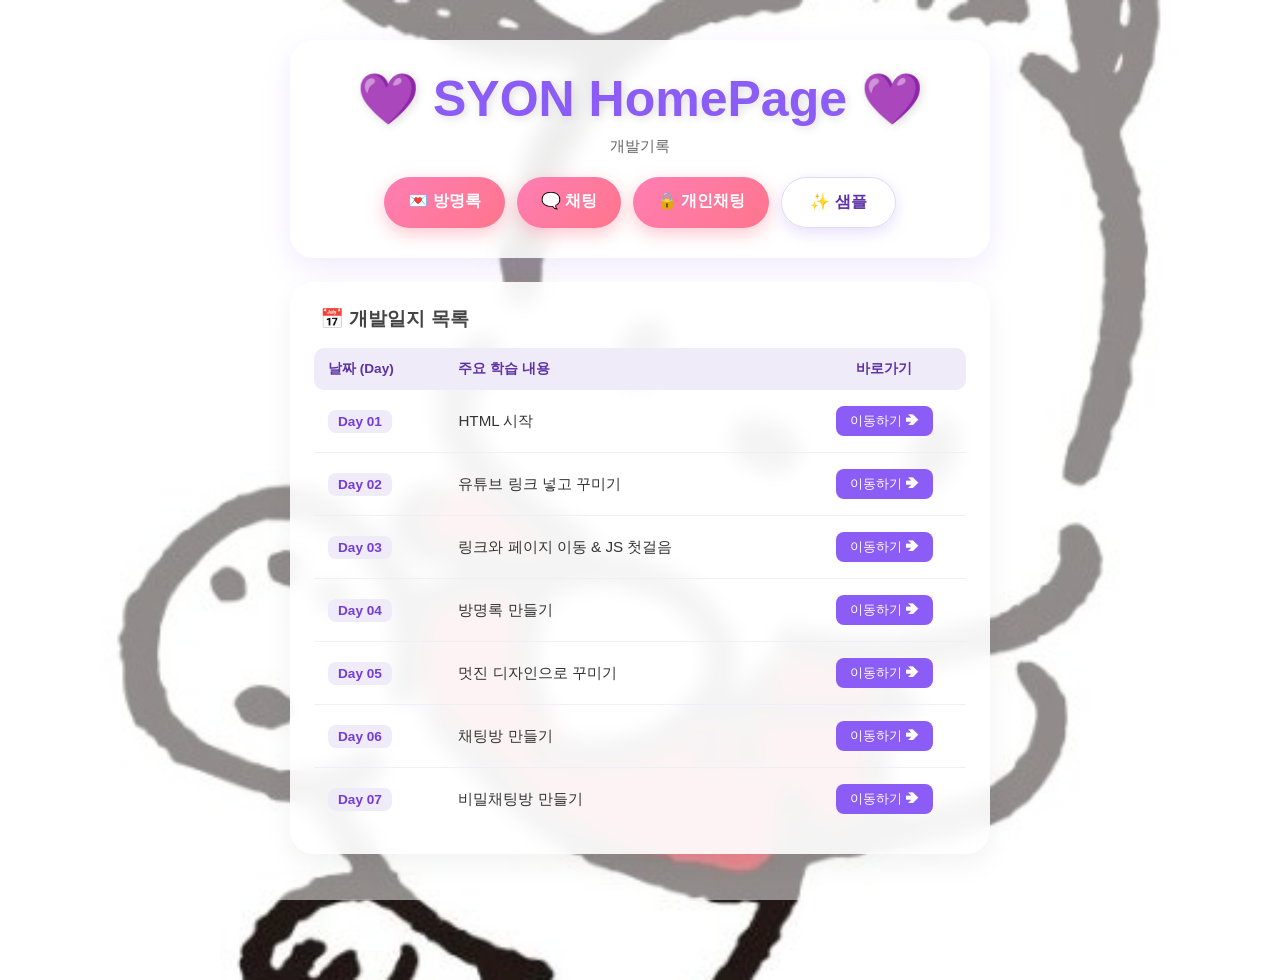
<file: index.html>
<!DOCTYPE html>
<html lang="ko">
<head>
    <meta charset="UTF-8">
    <meta name="viewport" content="width=device-width, initial-scale=1.0">
    <link rel="stylesheet" href="css/style.css">
    <title>SYON 개발일지</title>
</head>
<body class="main-page">

    <div class="main-container">
        <!-- 헤더 영역 -->
        <header class="main-header">
            <h1>💜 SYON HomePage 💜</h1>
            <p class="subtitle">개발기록</p>
            
            <!-- 상단 주요 기능 바로가기 네비게이션 -->
            <div class="top-nav">
                <a href="projects/guestbook/index.html" class="nav-btn guestbook-btn">
                    💌 방명록
                </a>
                
                <a href="projects/chat/index.html" class="nav-btn chat-btn">
                    🗨️ 채팅
                </a>

            
                <a href="projects/personalchat/index.html" class="nav-btn personalchat-btn">
                  🔒 개인채팅
                </a>

                <a href="sample/index.html" class="nav-btn sample-btn">
                    ✨ 샘플
                </a>
            </div>
        </header>

        <!-- 개발일지 목록 테이블 카드 -->
        <main class="log-card">
            <h2>📅 개발일지 목록</h2>
            <div class="table-wrapper">
                <table class="log-table">
                    <thead>
                        <tr>
                            <th style="width: 20%;">날짜 (Day)</th>
                            <th style="width: 55%;">주요 학습 내용</th>
                            <th style="width: 25%;">바로가기</th>
                        </tr>
                    </thead>
                    <tbody>
                        <tr>
                            <td><span class="day-badge">Day 01</span></td>
                            <td class="log-title">HTML 시작</td>
                            <td><a href="day01/index.html" class="table-btn">이동하기 ➔</a></td>
                        </tr>
                        <tr>
                            <td><span class="day-badge">Day 02</span></td>
                            <td class="log-title">유튜브 링크 넣고 꾸미기</td>
                            <td><a href="day02/index.html" class="table-btn">이동하기 ➔</a></td>
                        </tr>
                        <tr>
                            <td><span class="day-badge">Day 03</span></td>
                            <td class="log-title">링크와 페이지 이동 & JS 첫걸음</td>
                            <td><a href="day03/index.html" class="table-btn">이동하기 ➔</a></td>
                        </tr>
                        <tr>
                            <td><span class="day-badge">Day 04</span></td>
                            <td class="log-title">방명록 만들기</td>
                            <td><a href="day04/index.html" class="table-btn">이동하기 ➔</a></td>
                        </tr>
                        <tr>
                            <td><span class="day-badge">Day 05</span></td>
                            <td class="log-title">멋진 디자인으로 꾸미기</td>
                            <td><a href="day05/index.html" class="table-btn">이동하기 ➔</a></td>
                        </tr>
                        <tr>
                            <td><span class="day-badge">Day 06</span></td>
                            <td class="log-title">채팅방 만들기</td>
                            <td><a href="day06/index.html" class="table-btn">이동하기 ➔</a></td>   
                        </tr>
                        <tr>
                            <td><span class="day-badge">Day 07</span></td>
                            <td class="log-title">비밀채팅방 만들기</td>
                            <td><a href="day07/index.html" class="table-btn">이동하기 ➔</a></td>   
                        </tr>
                        <!-- 💡 새로운 Day가 늘어나면 여기에 <tr>...</tr> 추가해 주시면 됩니다! -->
                    </tbody>
                </table>
            </div>
        </main>
    </div>

</body>
</html>
</file>
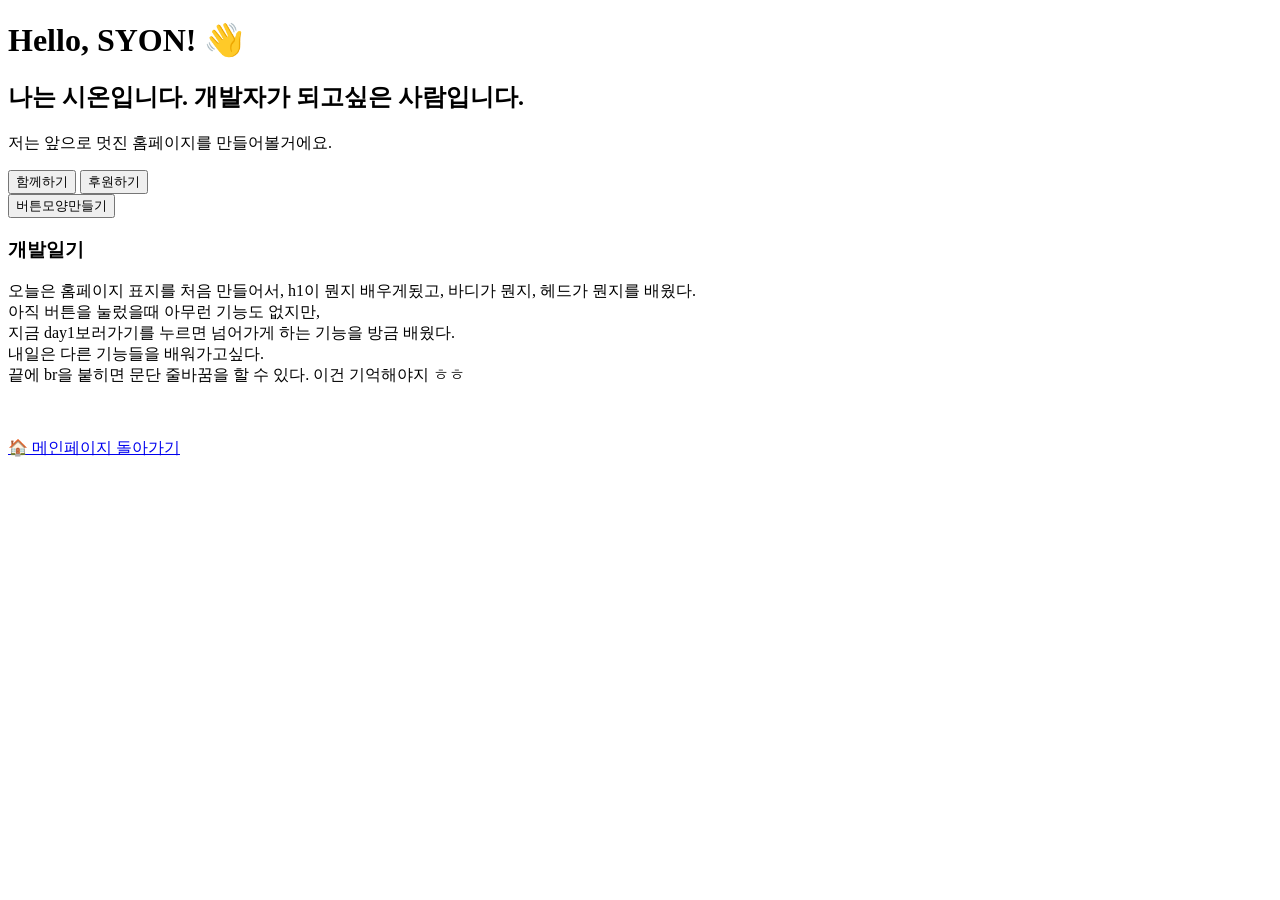
<file: day01/index.html>
<!DOCTYPE html>
<html lang="ko">
<head>
    <title>DAY 01</title>
    
</head>
<body>
    <h1>Hello, SYON! 👋</h1>
    <h2>나는 시온입니다. 개발자가 되고싶은 사람입니다.   </h2>
    <p>저는 앞으로 멋진 홈페이지를 만들어볼거에요.</p>
    <button>함께하기</button> <button>후원하기</button><br>
    <button>버튼모양만들기</button>
    <h3>개발일기</h3>
    <p>오늘은 홈페이지 표지를 처음 만들어서, h1이 뭔지 배우게됬고, 바디가 뭔지, 헤드가 뭔지를 배웠다. <br>
        아직 버튼을 눌렀을때 아무런 기능도 없지만,<br>
        지금 day1보러가기를 누르면 넘어가게 하는 기능을 방금 배웠다. <br>
        내일은 다른 기능들을 배워가고싶다.<br>
        끝에 br을 붙히면 문단 줄바꿈을 할 수 있다. 이건 기억해야지 ㅎㅎ
    </p>

<br><br>
<a class="back-home" href="../index.html">🏠 메인페이지 돌아가기</a>
<br><br><br><br>
</body>
</html>
</file>
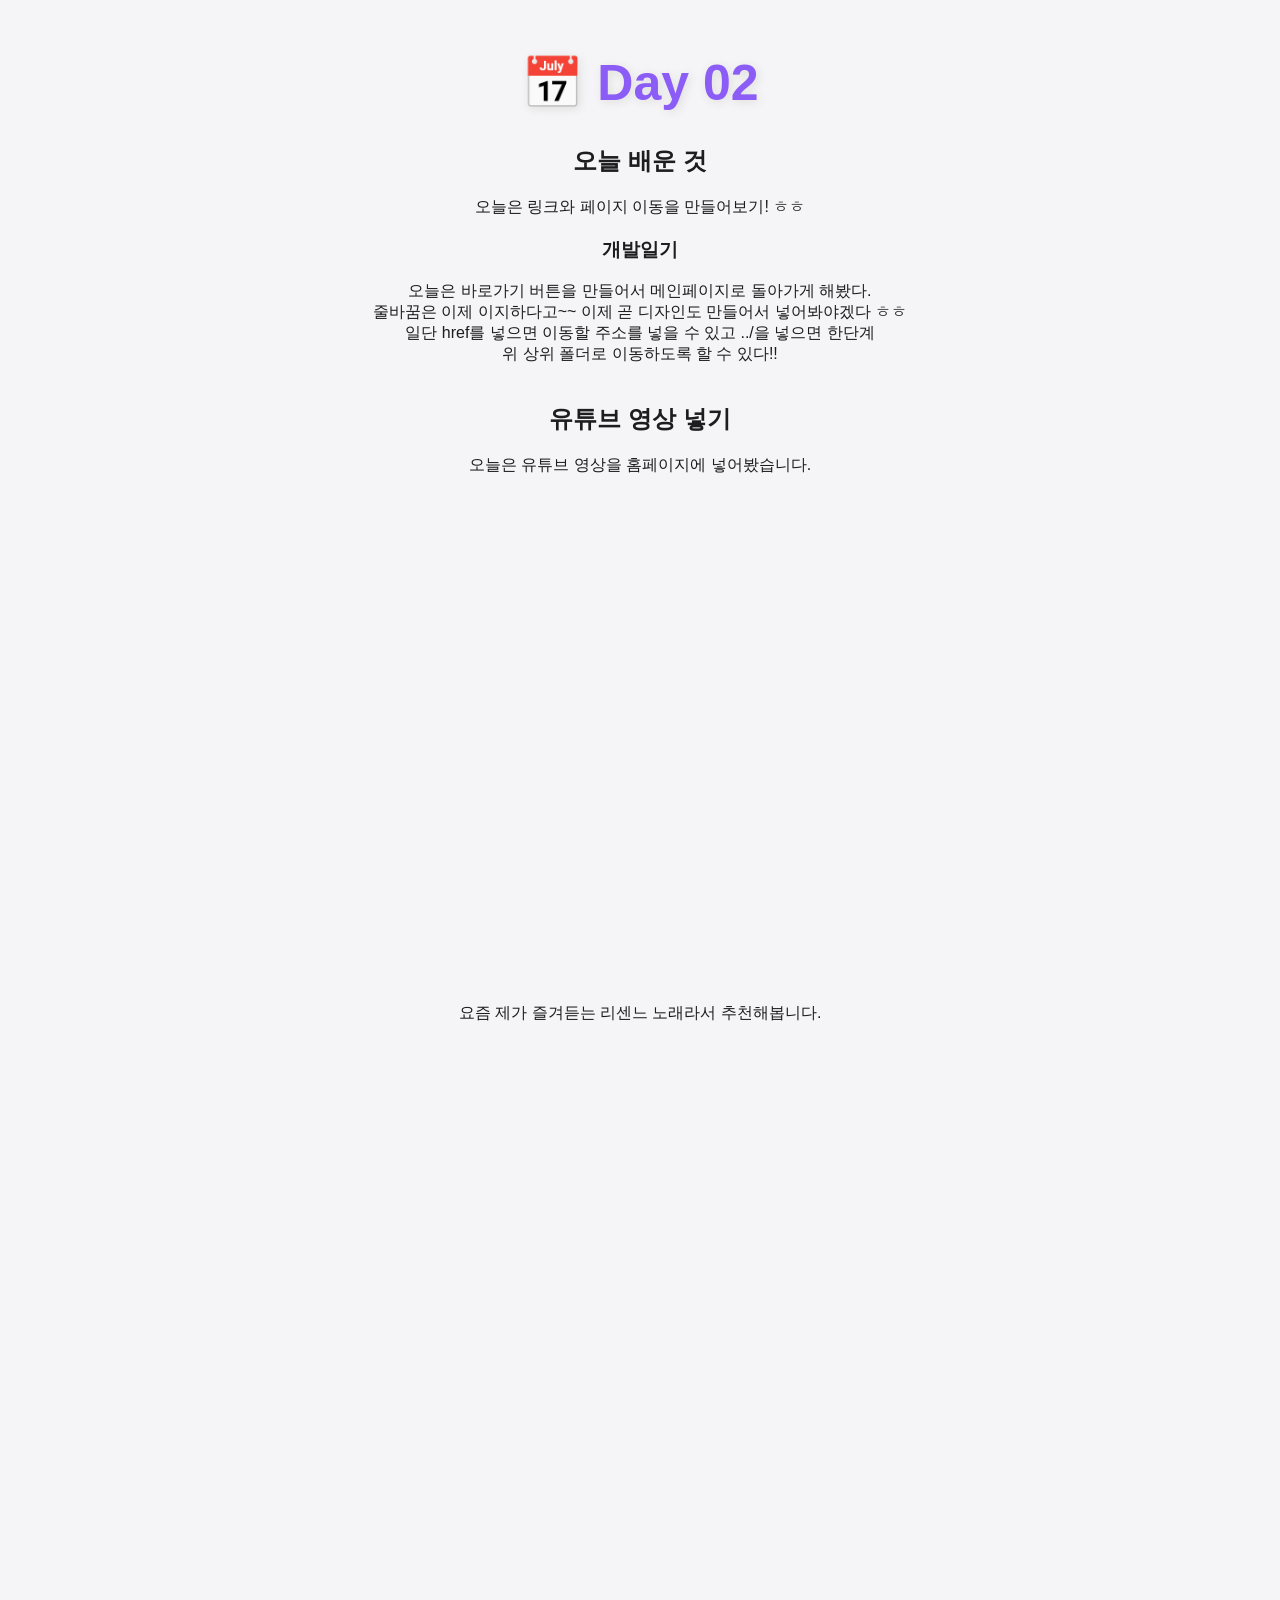
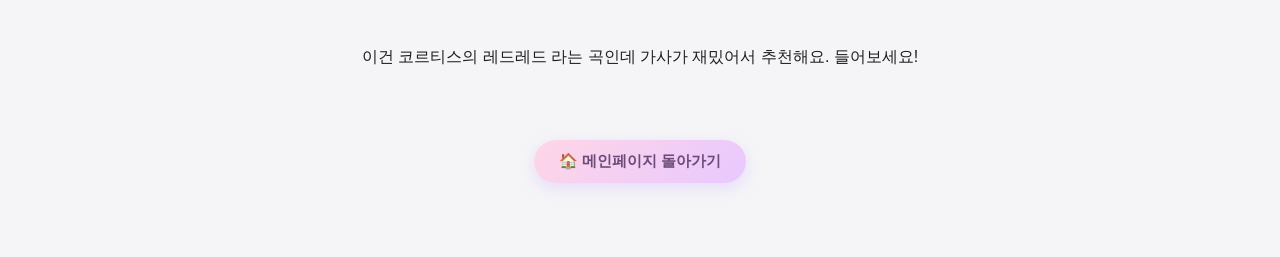
<file: day02/index.html>
<!DOCTYPE html>
<html lang="ko">
<head>
    <meta charset="UTF-8">
    <meta name="viewport" content="width=device-width, initial-scale=1.0">

    <link rel="stylesheet" href="../css/style.css">
    <title>SYON</title>
</head>
<body>

    <h1>📅 Day 02</h1>

    <h2>오늘 배운 것</h2>

    <p>오늘은 링크와 페이지 이동을 만들어보기! ㅎㅎ</p>
    <h3>개발일기</h3>
    <p>오늘은 바로가기 버튼을 만들어서 메인페이지로 돌아가게 해봤다.<br>
        줄바꿈은 이제 이지하다고~~ 이제 곧 디자인도 만들어서 넣어봐야겠다 ㅎㅎ<br>
        일단 href를 넣으면 이동할 주소를 넣을 수 있고 ../을 넣으면 한단계<br>
        위 상위 폴더로 이동하도록 할 수 있다!!<br><br>
    </p>

    <h2>유튜브 영상 넣기</h2>

    <p>오늘은 유튜브 영상을 홈페이지에 넣어봤습니다.</p>

<div class="youtube-box">
    <div class="video">
    <iframe 
        src="https://www.youtube.com/embed/9XttLI0oH0I?si=mTVEw99fDmVfoaon"
        title="YouTube video player"
        frameborder="0"
        allowfullscreen>
        </iframe>
    </div>
    <br><br>
    <p>요즘 제가 즐겨듣는 리센느 노래라서 추천해봅니다.</p><br><br>
<div class="youtube-box">
    
</div>
    <div class="video">
    <iframe 
        src="https://www.youtube.com/embed/U6BDbXIah-Y?si=UsqbH0WbEmCKJCRY"
        title="YouTube video player"
        frameborder="0"
        allowfullscreen>
        </iframe>
    </div>
    <br><br>
</div>
    <p>이건 코르티스의 레드레드 라는 곡인데 가사가 재밌어서 추천해요. 들어보세요! </p>

<br><br>
<a class="back-home" href="../index.html">🏠 메인페이지 돌아가기</a>
<br><br><br><br>

</body>
</html>
</file>
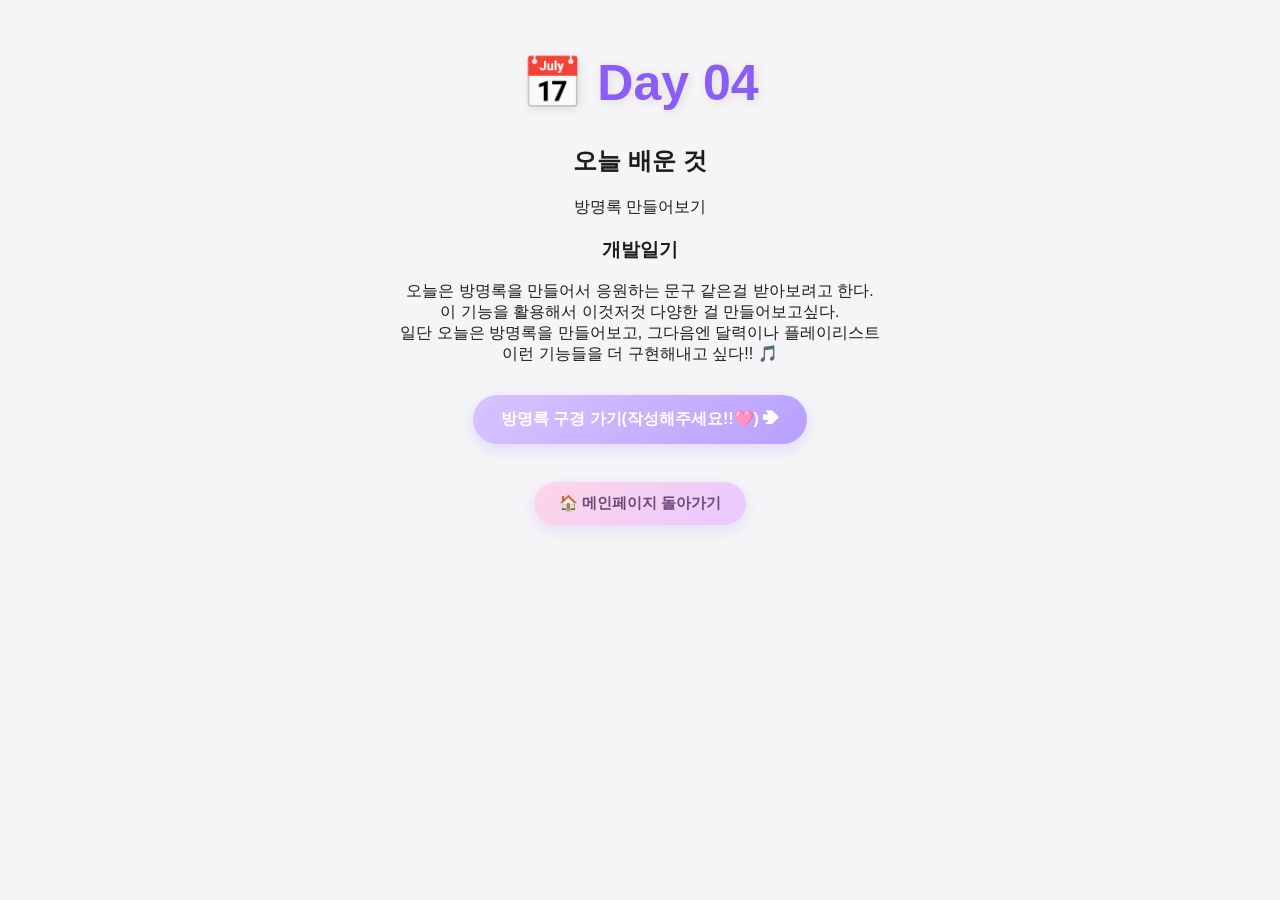
<file: day04/index.html>
<!DOCTYPE html>
<html lang="ko">
<head>
    <meta charset="UTF-8">
    <meta name="viewport" content="width=device-width, initial-scale=1.0">
    <link rel="stylesheet" href="../css/style.css">
    <title>SYON - Day 04</title>
</head>
<body>
    <h1>📅 Day 04</h1>

    <h2>오늘 배운 것</h2>
    <p>방명록 만들어보기</p>

    <h3>개발일기</h3>
    <p>
        오늘은 방명록을 만들어서 응원하는 문구 같은걸 받아보려고 한다.<br>
        이 기능을 활용해서 이것저것 다양한 걸 만들어보고싶다.<br>
        일단 오늘은 방명록을 만들어보고, 그다음엔 달력이나 플레이리스트<br>
        이런 기능들을 더 구현해내고 싶다!! 🎵
    </p>
    <div style="text-align: center; margin-top: 30px;">
    <!-- 링크 경로(href)는 이동하고 싶은 실제 폴더 위치에 맞게 수정해 주세요! -->
    <a href="../projects/guestbook/index.html" class="nav-btn">
        방명록 구경 가기(작성해주세요!!🩷) ➔
    </a>
</div>
    <br>
    <a class="back-home" href="../index.html">🏠 메인페이지 돌아가기</a>

    <script src="../js/script.js"></script>
    <br><br><br><br>
</body>
</html>
</file>
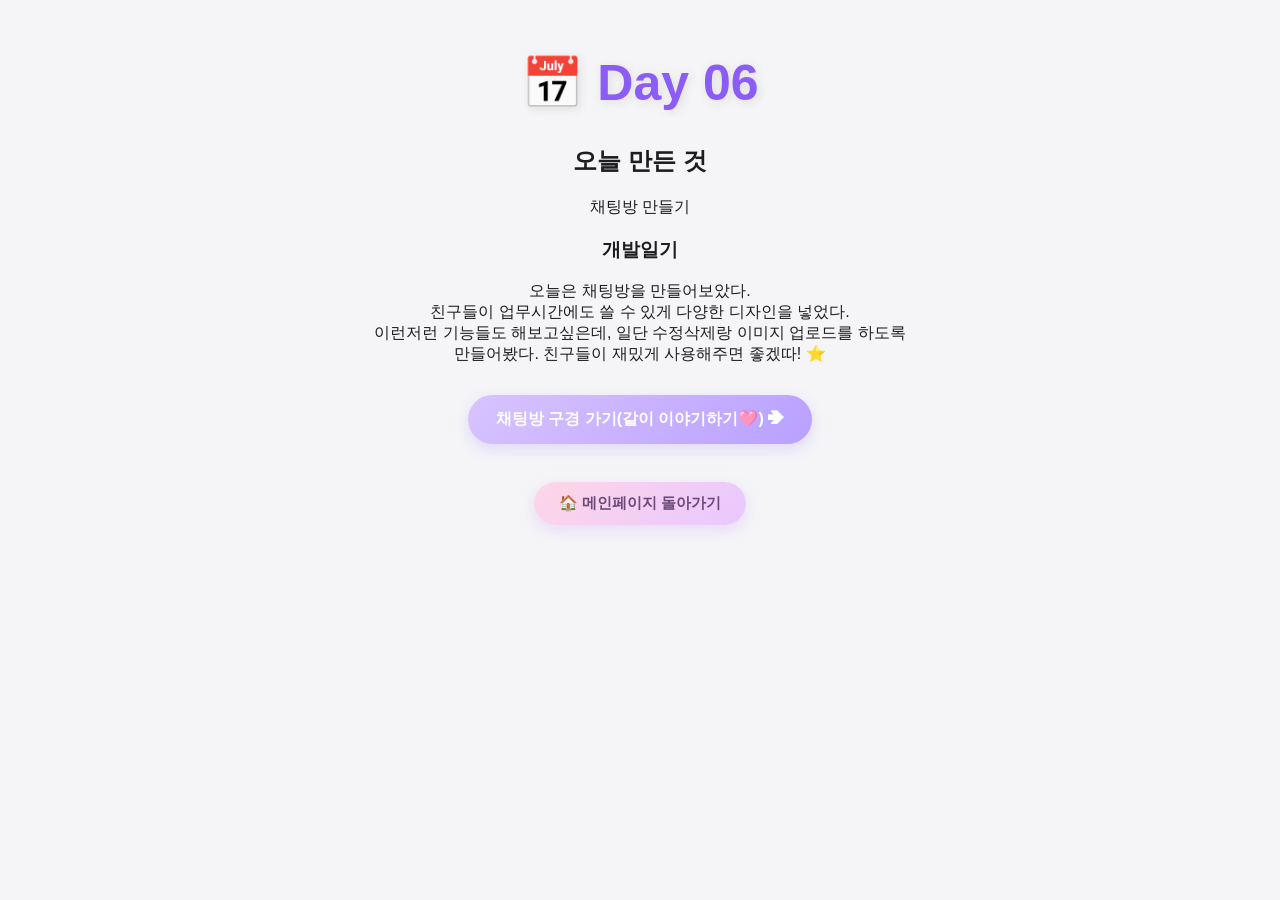
<file: day06/index.html>
<!DOCTYPE html>
<html lang="ko">
<head>
    <meta charset="UTF-8">
    <meta name="viewport" content="width=device-width, initial-scale=1.0">
    <link rel="stylesheet" href="../css/style.css">
    <title>SYON - Day 06</title>
</head>
<body>
    <h1>📅 Day 06</h1>

    <h2>오늘 만든 것</h2>
    <p>채팅방 만들기</p>

    <h3>개발일기</h3>
    <p>
        오늘은 채팅방을 만들어보았다.<br>
        친구들이 업무시간에도 쓸 수 있게 다양한 디자인을 넣었다.<br>
        이런저런 기능들도 해보고싶은데, 일단 수정삭제랑 이미지 업로드를 하도록<br>
        만들어봤다. 친구들이 재밌게 사용해주면 좋겠따! ⭐
    </p>
 <div style="text-align: center; margin-top: 30px;">

    <!-- 링크 경로(href)는 이동하고 싶은 실제 폴더 위치에 맞게 수정해 주세요! -->

    <a href="../projects/chat/index.html" class="nav-btn">

        채팅방 구경 가기(같이 이야기하기🩷) ➔

    </a>

</div>
    <br>
    <a class="back-home" href="../index.html">🏠 메인페이지 돌아가기</a>

    <script src="../js/script.js"></script>
    <br><br><br><br>
</body>
</html>
</file>
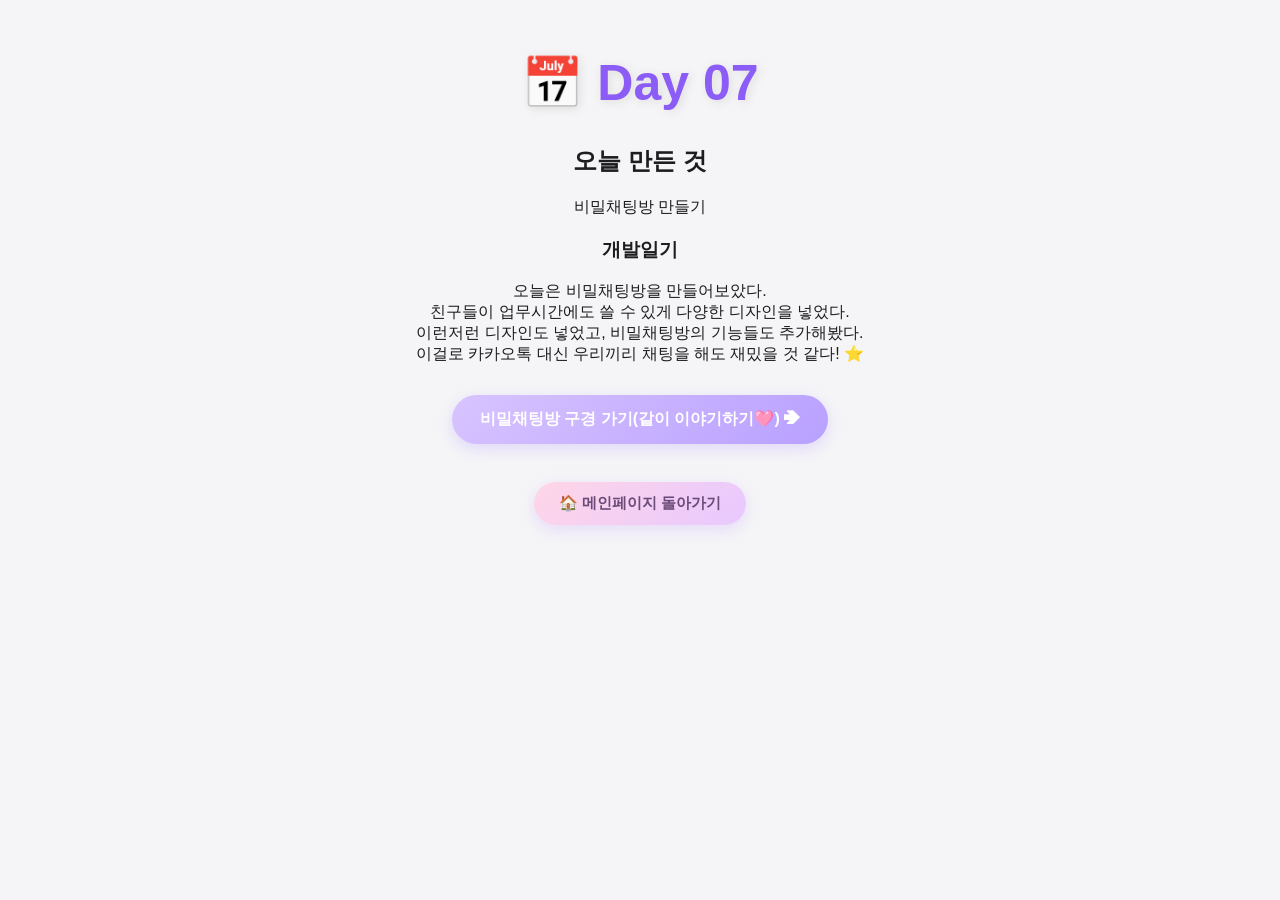
<file: day07/index.html>
<!DOCTYPE html>
<html lang="ko">
<head>
    <meta charset="UTF-8">
    <meta name="viewport" content="width=device-width, initial-scale=1.0">
    <link rel="stylesheet" href="../css/style.css">
    <title>SYON - Day 07</title>
</head>
<body>
    <h1>📅 Day 07</h1>

    <h2>오늘 만든 것</h2>
    <p>비밀채팅방 만들기</p>

    <h3>개발일기</h3>
    <p>
        오늘은 비밀채팅방을 만들어보았다.<br>
        친구들이 업무시간에도 쓸 수 있게 다양한 디자인을 넣었다.<br>
        이런저런 디자인도 넣었고, 비밀채팅방의 기능들도 추가해봤다.<br>
        이걸로 카카오톡 대신 우리끼리 채팅을 해도 재밌을 것 같다! ⭐
    </p>
 <div style="text-align: center; margin-top: 30px;">

    <!-- 링크 경로(href)는 이동하고 싶은 실제 폴더 위치에 맞게 수정해 주세요! -->

    <a href="../projects/personalchat/index.html" class="nav-btn">

        비밀채팅방 구경 가기(같이 이야기하기🩷) ➔

    </a>

</div>
    <br>
    <a class="back-home" href="../index.html">🏠 메인페이지 돌아가기</a>

    <script src="../js/script.js"></script>
    <br><br><br><br>
</body>
</html>
</file>
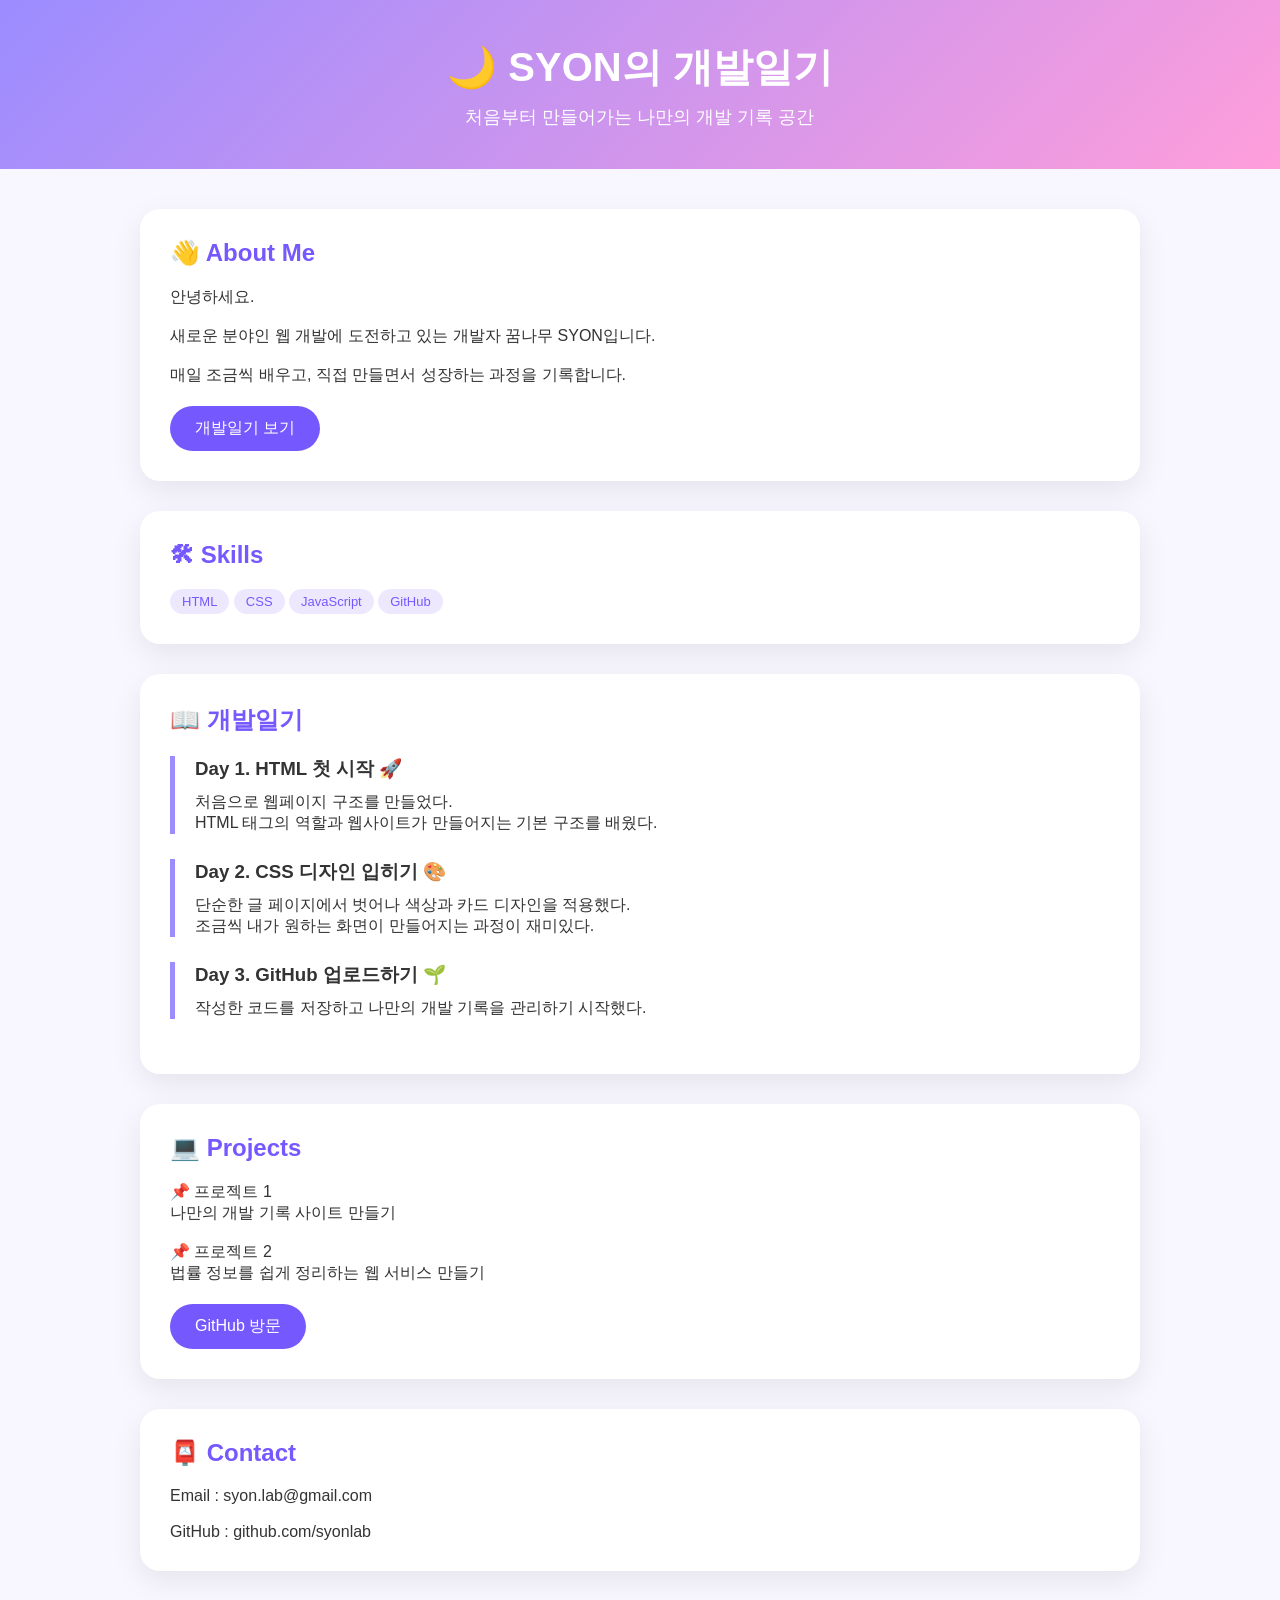
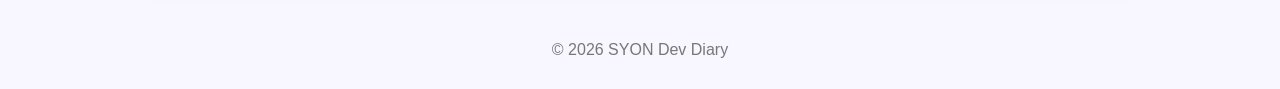
<file: sample/index.html>
<!DOCTYPE html>
<html lang="ko">
<head>
<meta charset="UTF-8">
<meta name="viewport" content="width=device-width, initial-scale=1.0">

<title>연몽의 개발일기</title>

<style>

* {
    margin: 0;
    padding: 0;
    box-sizing: border-box;
    font-family: "Pretendard", Arial, sans-serif;
}

body {
    background: #f8f7ff;
    color: #333;
}


/* 상단 메뉴 */

header {
    background: linear-gradient(135deg, #9b8cff, #ff9edb);
    color:white;
    padding:40px 20px;
    text-align:center;
}

header h1 {
    font-size:40px;
    margin-bottom:10px;
}

header p {
    font-size:18px;
}



/* 전체 영역 */

.container {
    width:90%;
    max-width:1000px;
    margin:40px auto;
}



/* 카드 */

.card {

    background:white;
    border-radius:20px;
    padding:30px;
    margin-bottom:30px;

    box-shadow:
    0 10px 30px rgba(0,0,0,0.08);

    transition:0.3s;
}


.card:hover {
    transform:translateY(-5px);
}



h2 {
    color:#7658ff;
    margin-bottom:20px;
}



/* 버튼 */

.btn {

    display:inline-block;
    margin-top:20px;

    padding:12px 25px;

    background:#7658ff;
    color:white;

    border-radius:30px;

    text-decoration:none;

    transition:0.3s;
}


.btn:hover {

    background:#ff72c6;

}



/* 개발일기 */

.day {

    border-left:5px solid #9b8cff;

    padding-left:20px;

    margin-bottom:25px;

}


.day h3 {

    margin-bottom:10px;

}



.tag {

    display:inline-block;

    background:#eee8ff;

    color:#7658ff;

    padding:5px 12px;

    border-radius:20px;

    font-size:13px;

}



/* footer */

footer {

    text-align:center;

    padding:30px;

    color:#777;

}



/* 모바일 */

@media(max-width:600px){

header h1{
    font-size:30px;
}

.card{
    padding:20px;
}

}

</style>

</head>


<body>


<header>

<h1>🌙 SYON의 개발일기</h1>

<p>
처음부터 만들어가는 나만의 개발 기록 공간
</p>

</header>



<div class="container">


<!-- 소개 -->

<section class="card">

<h2>👋 About Me</h2>

<p>
안녕하세요.
<br><br>

새로운 분야인 웹 개발에 도전하고 있는 개발자 꿈나무 SYON입니다.

<br><br>

매일 조금씩 배우고,
직접 만들면서 성장하는 과정을 기록합니다.

</p>


<a class="btn" href="#diary">
개발일기 보기
</a>


</section>





<!-- 기술 -->

<section class="card">


<h2>🛠 Skills</h2>


<span class="tag">HTML</span>

<span class="tag">CSS</span>

<span class="tag">JavaScript</span>

<span class="tag">GitHub</span>


</section>





<!-- 개발일기 -->


<section class="card" id="diary">


<h2>📖 개발일기</h2>



<div class="day">

<h3>Day 1. HTML 첫 시작 🚀</h3>

<p>

처음으로 웹페이지 구조를 만들었다.

<br>

HTML 태그의 역할과
웹사이트가 만들어지는 기본 구조를 배웠다.

</p>

</div>




<div class="day">

<h3>Day 2. CSS 디자인 입히기 🎨</h3>

<p>

단순한 글 페이지에서 벗어나
색상과 카드 디자인을 적용했다.

<br>

조금씩 내가 원하는 화면이 만들어지는 과정이 재미있다.

</p>

</div>




<div class="day">

<h3>Day 3. GitHub 업로드하기 🌱</h3>

<p>

작성한 코드를 저장하고
나만의 개발 기록을 관리하기 시작했다.

</p>

</div>



</section>






<!-- 프로젝트 -->


<section class="card">


<h2>💻 Projects</h2>


<p>

📌 프로젝트 1

<br>

나만의 개발 기록 사이트 만들기

<br><br>


📌 프로젝트 2

<br>

법률 정보를 쉽게 정리하는 웹 서비스 만들기

</p>


<a class="btn" href="https://github.com/" target="_blank">

GitHub 방문

</a>



</section>






<!-- 연락 -->


<section class="card">


<h2>📮 Contact</h2>


<p>

Email :
syon.lab@gmail.com

<br><br>

GitHub :
github.com/syonlab

</p>


</section>



</div>




<footer>

© 2026 SYON Dev Diary

</footer>


</body>
</html>
</file>
<file: css/style.css>
/* ==========================================
   1. 기본 설정 & 전체 공통 스타일
   ========================================== */
body {
    background-color: #f5f5f7;
    color: #1d1d1f;
    text-align: center;
    font-family: -apple-system, BlinkMacSystemFont, "Segoe UI", Roboto, sans-serif;
    margin: 0;
    padding: 20px 0;
}

h1 {
    color: #8b5cf6;
    font-size: 50px;
    text-shadow: 2px 2px 10px #ddd;
}

/* 💜 기존 공통 보라색 버튼 스타일 (완벽 복구!) */
button {
    background: linear-gradient(135deg, #d8c4ff, #b8a0ff);
    color: white;
    border: none;
    padding: 14px 30px;
    border-radius: 30px;
    font-weight: bold;
    font-size: 15px;
    box-shadow: 0 5px 15px rgba(180, 150, 255, 0.3);
    cursor: pointer;
    transition: all 0.3s ease;
}

button:hover {
    transform: scale(1.05);
    box-shadow: 0 8px 20px rgba(180, 150, 255, 0.5);
}

/* 메인페이지 돌아가기 링크 */
.back-home {
    display: inline-block;
    margin-top: 20px;
    padding: 12px 25px;
    background: linear-gradient(135deg, #ffd6e7, #e8c8ff);
    color: #6b4b7a;
    border-radius: 30px;
    text-decoration: none;
    font-weight: bold;
    font-size: 15px;
    box-shadow: 0 5px 15px rgba(200, 160, 255, 0.3);
    transition: 0.3s;
}

.back-home:hover {
    transform: translateY(-3px);
    box-shadow: 0 8px 20px rgba(200, 160, 255, 0.5);
}

/* 기존 유튜브, 다이어리, 계좌 등 서브페이지 스타일 */
.youtube-box {
    display: flex;
    flex-direction: column;
    align-items: center;
    gap: 30px;
}

.video iframe {
    width: 700px;
    height: 395px;
    max-width: 100%;
}

.diary {
    margin: 40px 0;
}

#account {
    display: none;
    margin: 20px auto;
    padding: 20px;
    background-color: #fff5fb;
    border-radius: 20px;
    width: 300px;
    text-align: center;
    font-weight: bold;
    border: 1px solid #f4cffc;
}

/* 날씨 결과 상자 전체 스타일 */
.weather-result-container {
    display: flex;
    align-items: center;
    justify-content: center;
    gap: 20px;
    margin-top: 20px;
    padding: 20px;
    background: rgba(255, 255, 255, 0.8);
    border-radius: 15px;
    box-shadow: 0 4px 15px rgba(0,0,0,0.1);
    max-width: 400px;
    margin-left: auto;
    margin-right: auto;
}

.weather-icon {
    font-size: 4rem;
    animation: rotateIcon 10s linear infinite;
}

@keyframes rotateIcon {
    from { transform: rotate(0deg); }
    to { transform: rotate(360deg); }
}

.weather-info {
    display: flex;
    flex-direction: column;
    align-items: center;
    text-align: center;
}

.weather-temp {
    font-size: 2.5rem;
    font-weight: bold;
    color: #333;
}

.weather-status {
    font-size: 1.1rem;
    color: #666;
    margin-top: 5px;
}


/* ==========================================
   2. 🏠 메인 페이지 전용 스타일
   ========================================== */
.main-page {
    background-image: 
        linear-gradient(
            rgba(255,255,255,0.5),
            rgba(255,255,255,0.5)
        ),
        url("../images/background.jpg");
    background-size: cover;
    background-repeat: no-repeat;
    background-position: center;
    background-attachment: fixed;
    min-height: 100vh;
    display: flex;
    justify-content: center;
    align-items: flex-start;
    padding: 40px 20px;
}

.main-container {
    width: 100%;
    max-width: 700px;
}

.main-header {
    background: rgba(255, 255, 255, 0.85);
    backdrop-filter: blur(10px);
    padding: 30px;
    border-radius: 24px;
    text-align: center;
    box-shadow: 0 10px 30px rgba(139, 92, 246, 0.12);
    margin-bottom: 24px;
}

.main-header h1 {
    margin: 0 0 8px 0;
}

.subtitle {
    color: #666;
    margin: 0 0 20px 0;
    font-size: 0.95rem;
}

.top-nav {
    display: flex;
    justify-content: center;
    gap: 12px;
    flex-wrap: wrap;
}

.nav-btn {
    display: inline-block;
    padding: 14px 28px;
    background: linear-gradient(135deg, #d8c4ff, #b8a0ff);
    color: white;
    border-radius: 30px;
    text-decoration: none;
    font-weight: bold;
    font-size: 1rem;
    box-shadow: 0 5px 15px rgba(180, 150, 255, 0.3);
    transition: all 0.3s ease;
}

.nav-btn:hover {
    transform: translateY(-3px) scale(1.03);
    box-shadow: 0 8px 20px rgba(180, 150, 255, 0.5);
}
.guestbook-btn {
    background: linear-gradient(135deg, #ff7eb3, #ff758c); /* 🌸 화사한 핑크 그라데이션 */
    color: #ffffff;
    padding: 14px 24px;
    border-radius: 50px; /* 동글동글 귀여운 모양 */
    font-size: 1rem;
    box-shadow: 0 6px 18px rgba(255, 117, 140, 0.4); /* 부드러운 핑크 그림자 */
    transition: all 0.3s ease;
}

.guestbook-btn:hover {
    background: linear-gradient(135deg, #ff65a3, #ff5277);
    transform: translateY(-3px) scale(1.02); /* 살짝 커지면서 올라가는 효과 */
    box-shadow: 0 10px 22px rgba(255, 117, 140, 0.55);
}

.guestbook-btn:active {
    transform: translateY(-1px) scale(0.98); /* 클릭 시 쫀득하게 눌리는 효과 */
}

.sample-btn {
    background: rgba(255, 255, 255, 0.9);
    color: #5c32a8;
    border: 1px solid #e0d9f0;
}
.sample-btn:hover {
    background: #ffffff;
    transform: translateY(-2px);
}

/* 메인 테이블 목록 카드리스트 */
.log-card {
    background: rgba(255, 255, 255, 0.9);
    backdrop-filter: blur(10px);
    padding: 24px;
    border-radius: 24px;
    box-shadow: 0 10px 30px rgba(0, 0, 0, 0.05);
}

.log-card h2 {
    font-size: 1.2rem;
    color: #444;
    margin: 0 0 16px 0;
    padding-left: 6px;
    text-align: left;
}

.table-wrapper {
    overflow-x: auto;
}

.log-table {
    width: 100%;
    border-collapse: collapse;
    text-align: left;
}

.log-table th {
    padding: 12px 14px;
    background: #f0ebf8;
    color: #5c32a8;
    font-size: 0.85rem;
    font-weight: 600;
}

.log-table th:first-child { border-top-left-radius: 10px; border-bottom-left-radius: 10px; }
.log-table th:last-child { border-top-right-radius: 10px; border-bottom-right-radius: 10px; text-align: center; }

.log-table td {
    padding: 16px 14px;
    border-bottom: 1px solid #f0eef6;
    font-size: 0.95rem;
}

.log-table tr:last-child td {
    border-bottom: none;
}

.log-table td:last-child {
    text-align: center;
}

.day-badge {
    display: inline-block;
    padding: 4px 10px;
    background: #f0ebf8;
    color: #733dd9;
    border-radius: 8px;
    font-weight: 600;
    font-size: 0.85rem;
}

.log-title {
    color: #333;
    font-weight: 500;
}

.table-btn {
    display: inline-block;
    padding: 6px 14px;
    background: #8b5cf6;
    color: white;
    text-decoration: none;
    border-radius: 8px;
    font-size: 0.82rem;
    font-weight: 500;
    transition: all 0.2s ease;
}

.table-btn:hover {
    background: #733dd9;
    transform: translateY(-1px);
}

@media (max-width: 700px) {
    .main-page {
        padding: 20px 12px;
    }
    .main-header {
        padding: 20px 14px;
    }
    .top-nav {
        flex-direction: column;
    }
}
/* 채팅 버튼 전용 포인트 스타일 (예: 연보라/포인트 컬러) */
.chat-btn {
    background: linear-gradient(135deg, #ff7eb3, #ff758c); /* 🌸 화사한 핑크 그라데이션 */
    color: #ffffff;
    padding: 14px 24px;
    border-radius: 50px; /* 동글동글 귀여운 모양 */
    font-size: 1rem;
    box-shadow: 0 6px 18px rgba(255, 117, 140, 0.4); /* 부드러운 핑크 그림자 */
    transition: all 0.3s ease;
}
.chat-btn:hover {
    background: linear-gradient(135deg, #ff65a3, #ff5277);
    transform: translateY(-3px) scale(1.02); /* 살짝 커지면서 올라가는 효과 */
    box-shadow: 0 10px 22px rgba(255, 117, 140, 0.55);
}
.chat-btn:active {
    transform: translateY(-1px) scale(0.98); /* 클릭 시 쫀득하게 눌리는 효과 */
}

/* ==========================================
   3. 🔒 개인채팅 전용 스타일
   ========================================== */
.personalchat-btn {
    background: linear-gradient(135deg, #ff7eb3, #ff758c); /* 🌸 화사한 핑크 그라데이션 */
    color: #ffffff;
    padding: 14px 24px;
    border-radius: 50px; /* 동글동글 귀여운 모양 */
    font-size: 1rem;
    box-shadow: 0 6px 18px rgba(255, 117, 140, 0.4); /* 부드러운 핑크 그림자 */
    transition: all 0.3s ease;
}
.chat-btn:hover {
    background: linear-gradient(135deg, #ff65a3, #ff5277);
    transform: translateY(-3px) scale(1.02); /* 살짝 커지면서 올라가는 효과 */
    box-shadow: 0 10px 22px rgba(255, 117, 140, 0.55);
}
.personalchat-btn:active {
    transform: translateY(-1px) scale(0.98); /* 클릭 시 쫀득하게 눌리는 효과 */
}
</file>
